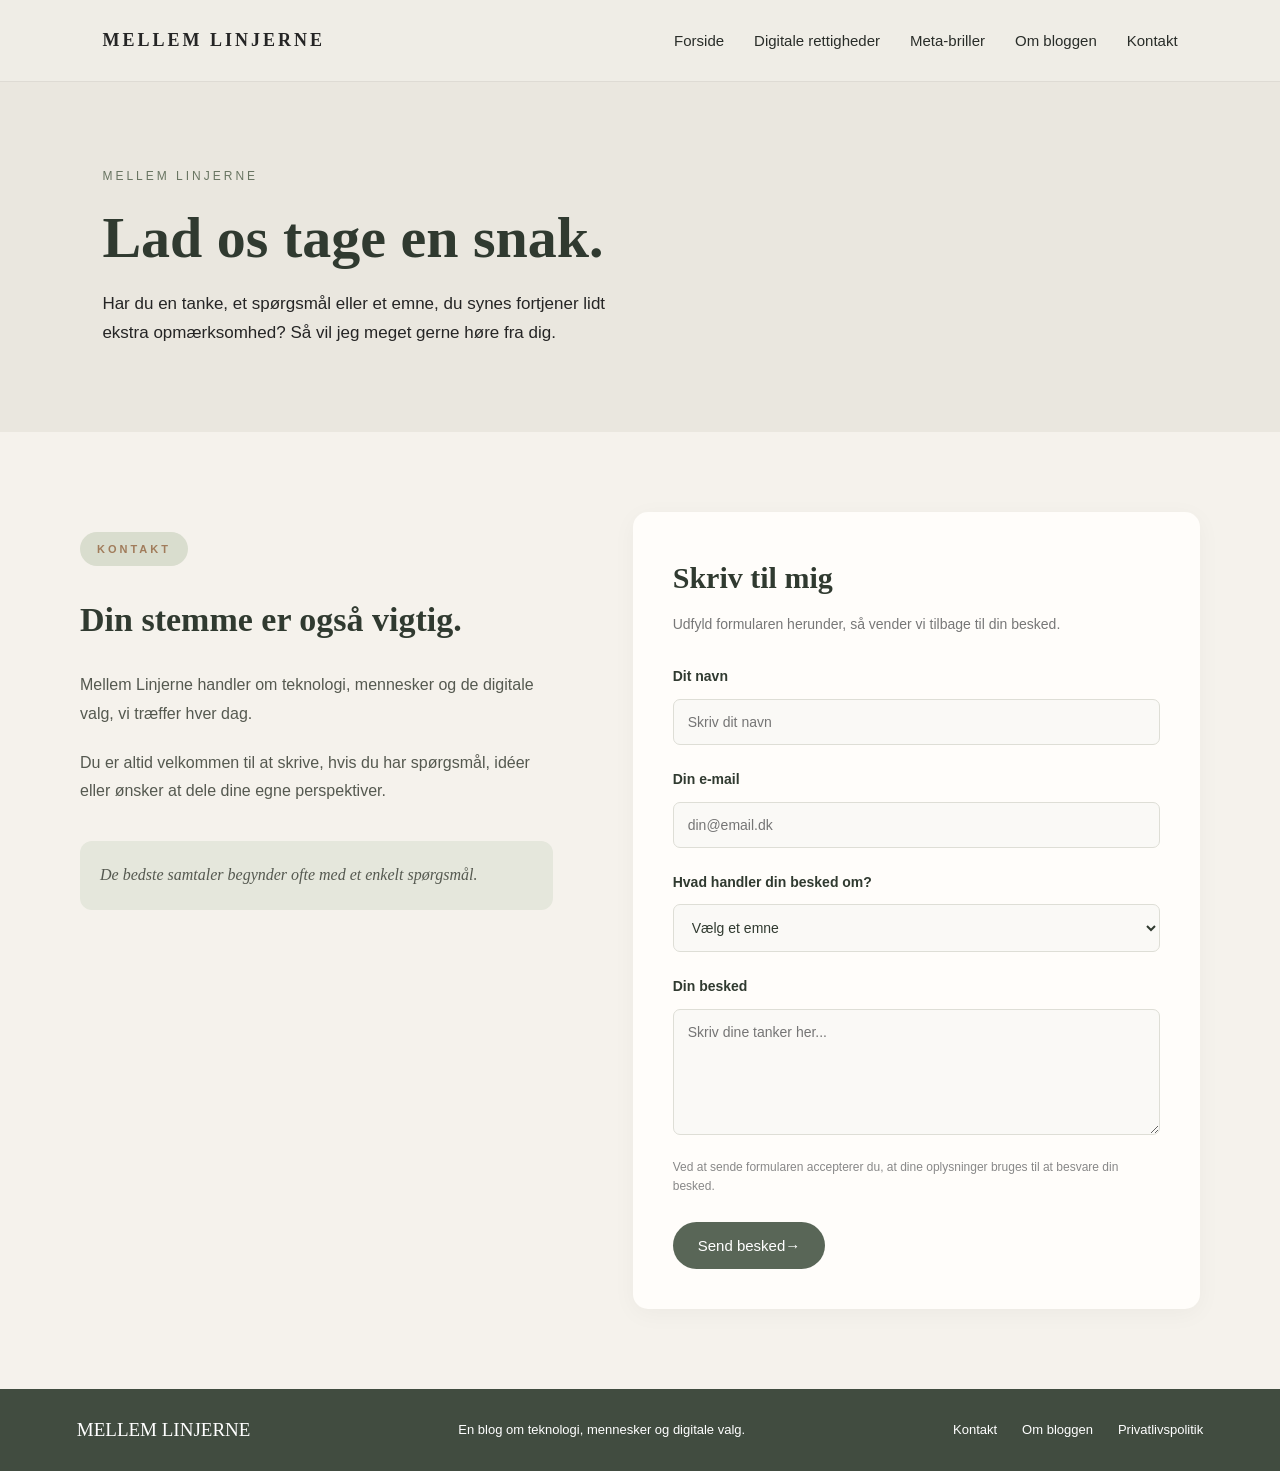
<file: kontakt.html>
<!DOCTYPE html>
<html lang="da">
<head>
    <meta charset="UTF-8">
    <meta name="viewport" content="width=device-width, initial-scale=1.0">
    <title>Kontakt</title>
    <link rel="stylesheet" href="css/style.css">
</head>
<body>
    <!-- Navigation -->
    <header class="header">
    <div class="logo">
        MELLEM LINJERNE
    </div>

    <nav class="menu">
        <a href="index.html">Forside</a>
        <a href="digitale-rettigheder.html  ">Digitale rettigheder</a>
        <a href="meta-briller.html">Meta-briller</a>
        <a href="om.html">Om bloggen</a>
        <a href="kontakt.html">Kontakt</a>
    </nav>
</header>


    <!-- Hero -->
    <section class="contact-hero">
        <div class="hero-content">
            <p class="overline">MELLEM LINJERNE</p>
            <h1>Lad os tage en snak.</h1>
            <p>
                Har du en tanke, et spørgsmål eller et emne,
                du synes fortjener lidt ekstra opmærksomhed?
                Så vil jeg meget gerne høre fra dig.
            </p>
        </div>
    </section>


    <!-- Kontaktområde -->
    <main class="contact-section">

        <div class="contact-intro">
            <span class="category">KONTAKT</span>
            <h2>Din stemme er også vigtig.</h2>

            <p>
                Mellem Linjerne handler om teknologi, mennesker
                og de digitale valg, vi træffer hver dag.
            </p>

            <p>
                Du er altid velkommen til at skrive, hvis du har
                spørgsmål, idéer eller ønsker at dele dine egne
                perspektiver.
            </p>

            <div class="contact-note">
                <p>
                    De bedste samtaler begynder ofte med
                    et enkelt spørgsmål.
                </p>
            </div>
        </div>


        <!-- Kontaktformular -->
        <div class="contact-form-container">

            <h2>Skriv til mig</h2>
            <p class="form-description">
                Udfyld formularen herunder, så vender vi tilbage
                til din besked.
            </p>

            <form action="#" method="post">

                <div class="form-group">
                    <label for="name">Dit navn</label>
                    <input
                        type="text"
                        id="name"
                        name="name"
                        placeholder="Skriv dit navn"
                        required>
                </div>

                <div class="form-group">
                    <label for="email">Din e-mail</label>
                    <input
                        type="email"
                        id="email"
                        name="email"
                        placeholder="din@email.dk"
                        required>
                </div>

                <div class="form-group">
                    <label for="subject">Hvad handler din besked om?</label>
                    <select id="subject" name="subject" required>
                        <option value="">Vælg et emne</option>
                        <option value="Generelt spørgsmål">Generelt spørgsmål</option>
                        <option value="Meta-briller">Meta-briller</option>
                        <option value="Privatliv og teknologi">Privatliv og teknologi</option>
                        <option value="Samarbejde">Samarbejde</option>
                        <option value="Andet">Andet</option>
                    </select>
                </div>

                <div class="form-group">
                    <label for="message">Din besked</label>
                    <textarea
                        id="message"
                        name="message"
                        rows="6"
                        placeholder="Skriv dine tanker her..."
                        required></textarea>
                </div>

                <div class="privacy-text">
                    Ved at sende formularen accepterer du,
                    at dine oplysninger bruges til at besvare din besked.
                </div>

                <button type="submit" class="submit-button">
                    Send besked→
                </button>

            </form>
        </div>

    </main>


    <!-- Footer -->
    <footer class="footer">
        <div class="footer-logo">
            MELLEM LINJERNE
        </div>

        <p>En blog om teknologi, mennesker og digitale valg.</p>

        <div class="footer-links">
            <a href="kontakt.html"> Kontakt</a>
            <a href="om.html">Om bloggen</a>
            <a href="#">Privatlivspolitik</a>
        </div>
    </footer>
    
</body>
</html>
</file>
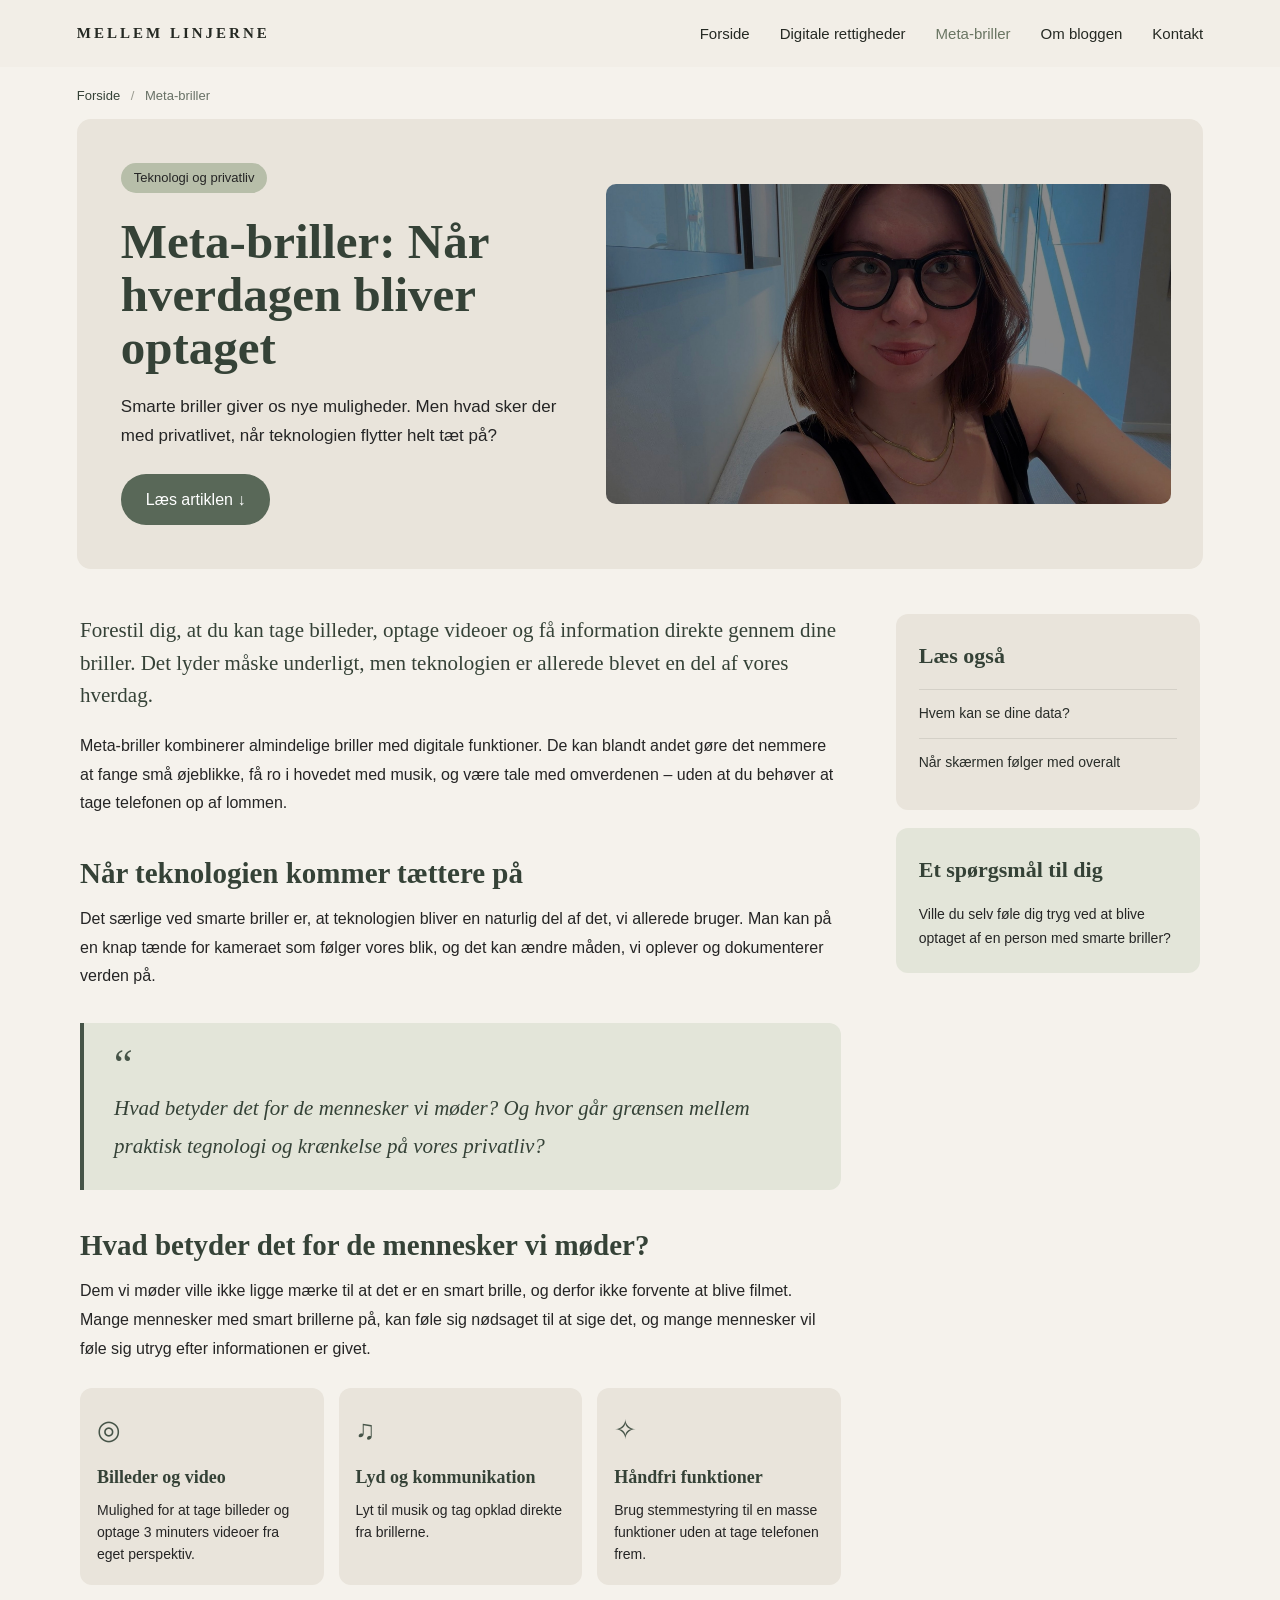
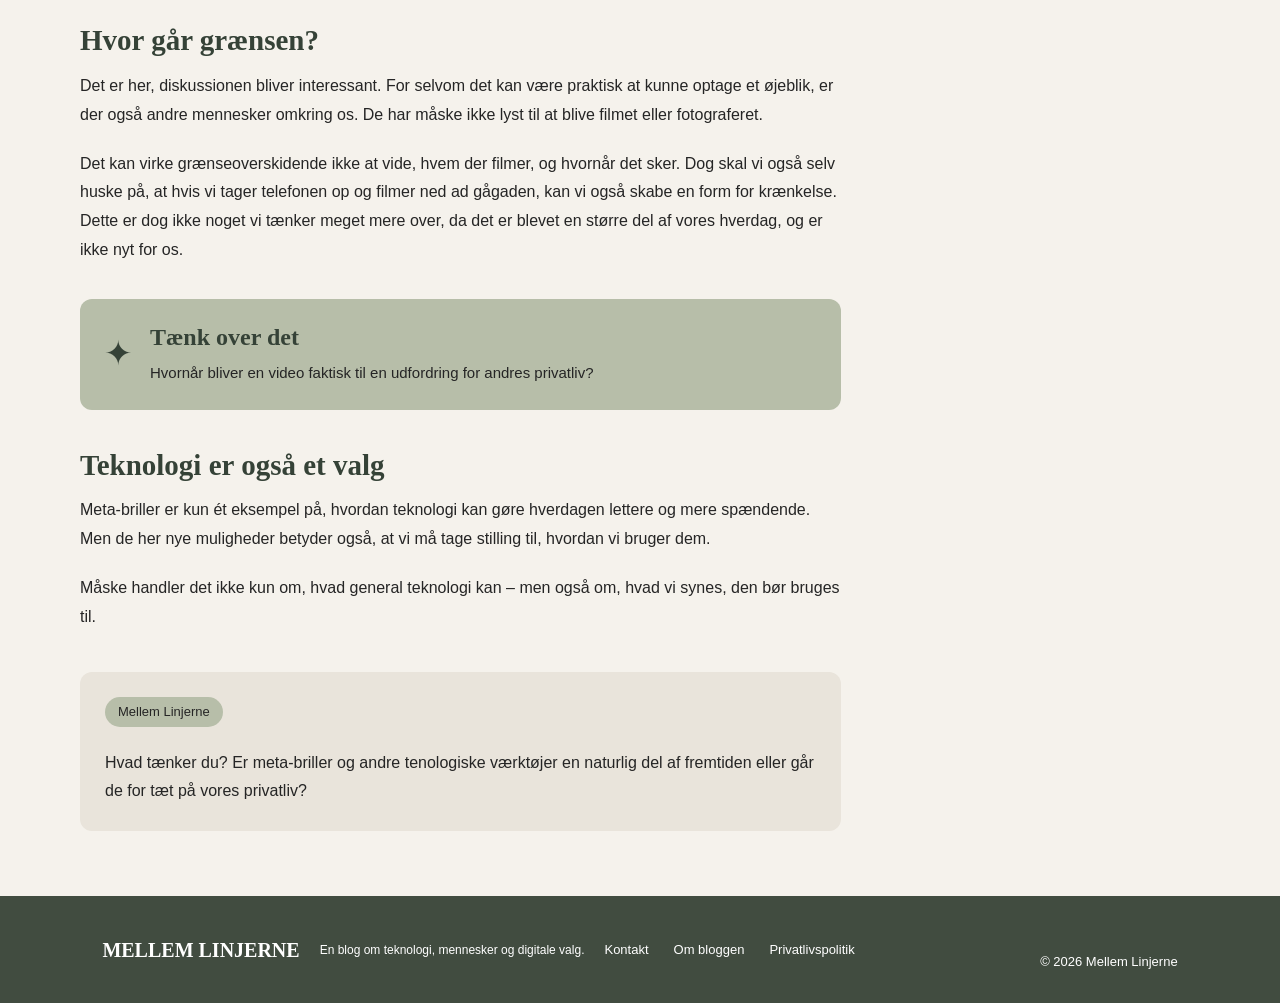
<file: meta-briller.html>
<!DOCTYPE html>
<html lang="da">
<head>
    <meta charset="UTF-8">
    <meta name="viewport" content="width=device-width, initial-scale=1.0">
    <title>Meta-briller</title>
    <link rel="stylesheet" href="css/style.css">
</head>
<body>

    <!-- NAVIGATION -->
    <header class="site-header">
        <nav class="navigation" aria-label="Hovednavigation">

            <a href="forside.html" class="logo">MELLEM LINJERNE</a>

            <ul class="menu">
                <li><a href="index.html">Forside</a></li>
                <li><a href="digitale-rettigheder.html">Digitale rettigheder</a></li>
                <li><a class="active" href="meta-briller.html">Meta-briller</a></li>
                <li><a href="om.html">Om bloggen</a></li>
                <li><a href="kontakt.html">Kontakt</a></li>
            </ul>

        </nav>
    </header>


    <main>

        <!-- BRØDKRUMMESTI -->
        <div class="breadcrumb">
            <a href="index.html">Forside</a>
            <span>/</span>
            Meta-briller
        </div>


        <!-- TOPSEKTION -->
        <section class="meta-hero">

            <div class="meta-hero-text">

                <span class="kategori">
                    Teknologi og privatliv
                </span>

                <h1>
                    Meta-briller: Når hverdagen bliver optaget
                </h1>

                <p>
                    Smarte briller giver os nye muligheder.
                    Men hvad sker der med privatlivet, når
                    teknologien flytter helt tæt på?
                </p>

                <a class="knap" href="#artikel">
                    Læs artiklen <span>↓</span>
                </a>

            </div>

            <img
                src="img/meta-briller.jpg"
                alt="Person med smarte briller på"
            >

        </section>


        <!-- ARTIKEL OG SIDEBAR -->
        <article id="artikel" class="article-layout">

            <div class="article-main">

                <p class="article-intro">
                    Forestil dig, at du kan tage billeder,
                    optage videoer og få information direkte
                    gennem dine briller. Det lyder måske underligt, men teknologien er
                    allerede blevet en del af vores hverdag.
                </p>

                <p>
                    Meta-briller kombinerer almindelige briller
                    med digitale funktioner. De kan blandt andet
                    gøre det nemmere at fange små øjeblikke,
                    få ro i hovedet med musik, og være tale med
                    omverdenen – uden at du behøver at tage
                    telefonen op af lommen.
                </p>


                <h2>Når teknologien kommer tættere på</h2>

                <p>
                    Det særlige ved smarte briller er, at
                    teknologien bliver en naturlig del af det,
                    vi allerede bruger. Man kan på en knap tænde for kameraet som følger
                    vores blik, og det kan ændre måden, vi
                    oplever og dokumenterer verden på.
                </p>


                <!-- CITAT -->
                <div class="quote-box">

                    <span class="quote-mark">“</span>

                    <p>
                        Hvad betyder det for de mennesker vi møder? Og hvor går grænsen mellem praktisk tegnologi og krænkelse på vores privatliv?
                    </p>

                </div>


                <h2>Hvad betyder det for de mennesker vi møder?</h2>

                <p>
                    Dem vi møder ville ikke ligge mærke til at det er en smart brille, og derfor ikke forvente at blive filmet. Mange mennesker med smart brillerne på, kan føle sig nødsaget til at sige det, og mange mennesker vil føle sig utryg efter informationen er givet.
                </p>


                <!-- FUNKTIONER -->
                <div class="feature-grid">

                    <section class="feature-card">

                        <div class="feature-icon">◎</div>

                        <h3>Billeder og video</h3>

                        <p>
                            Mulighed for at tage billeder og
                            optage 3 minuters videoer fra eget
                            perspektiv.
                        </p>

                    </section>


                    <section class="feature-card">

                        <div class="feature-icon">♫</div>

                        <h3>Lyd og kommunikation</h3>

                        <p>
                            Lyt til musik og tag opklad direkte
                            fra brillerne.
                        </p>

                    </section>


                    <section class="feature-card">

                        <div class="feature-icon">✧</div>

                        <h3>Håndfri funktioner</h3>

                        <p>
                            Brug stemmestyring til en masse funktioner uden at tage telefonen frem.
                        </p>

                    </section>

                </div>


                <h2>Hvor går grænsen?</h2>

                <p>
                    Det er her, diskussionen bliver interessant.
                    For selvom det kan være praktisk at kunne
                    optage et øjeblik, er der også andre
                    mennesker omkring os. De har måske ikke
                    lyst til at blive filmet eller fotograferet.
                </p>

                <p>
                    Det kan virke grænseoverskidende ikke at vide, hvem der filmer, og hvornår det sker.
                    Dog skal vi også selv huske på, at hvis vi tager telefonen op og filmer ned ad gågaden, kan vi også skabe en form for krænkelse. Dette er dog ikke noget vi tænker meget mere over, da det er blevet en større del af vores hverdag, og er ikke nyt for os.
                </p>


                <!-- REFLEKSIONSFELT -->
                <div class="reflection-box">

                    <span class="reflection-symbol">✦</span>

                    <div>

                        <h2>Tænk over det</h2>

                        <p>
                            Hvornår bliver en video faktisk
                            til en udfordring for andres privatliv?
                        </p>

                    </div>

                </div>


                <h2>Teknologi er også et valg</h2>

                <p>
                    Meta-briller er kun ét eksempel på, hvordan
                    teknologi kan gøre hverdagen lettere og
                    mere spændende. Men de her nye muligheder betyder
                    også, at vi må tage stilling til, hvordan
                    vi bruger dem.
                </p>

                <p>
                    Måske handler det ikke kun om, hvad general
                    teknologi kan – men også om, hvad vi
                    synes, den bør bruges til.
                </p>


                <!-- AFSLUTNING -->
                <div class="article-end">

                    <span class="kategori">
                        Mellem Linjerne
                    </span>

                    <p>
                        Hvad tænker du? Er meta-briller og andre tenologiske værktøjer en
                        naturlig del af fremtiden eller går
                        de for tæt på vores privatliv?
                    </p>

                </div>

            </div>


            <!-- SIDEBAR -->
            <aside class="article-sidebar">

                <div class="sidebar-card">

                    <h2>Læs også</h2>

                    <a href="digitale-rettigheder.html">Hvem kan se dine data?</a>

                    <a href="digitale-rettigheder.html">Når skærmen følger med overalt</a>

                </div>


                <div class="sidebar-note">

                    <h2>Et spørgsmål til dig</h2>

                    <p>
                        Ville du selv føle dig tryg ved at
                        blive optaget af en person med
                        smarte briller?
                    </p>

                </div>

            </aside>

        </article>

    </main>


    <!-- FOOTER -->
    <footer>

        <div class="footer-content">

            <h2 class="footer-logo">
                MELLEM LINJERNE
            </h2>

            <p>
                En blog om teknologi, mennesker og digitale valg.
            </p>

            <div class="footer-links">

                <a href="kontakt.html">Kontakt</a>

                <a href="om.html">Om bloggen</a>

                <a href="privatliv.html">Privatlivspolitik</a>

            </div>

        </div>

        <p class="copyright">
            © 2026 Mellem Linjerne
        </p>

    </footer>
    
</body>
</html>
</file>
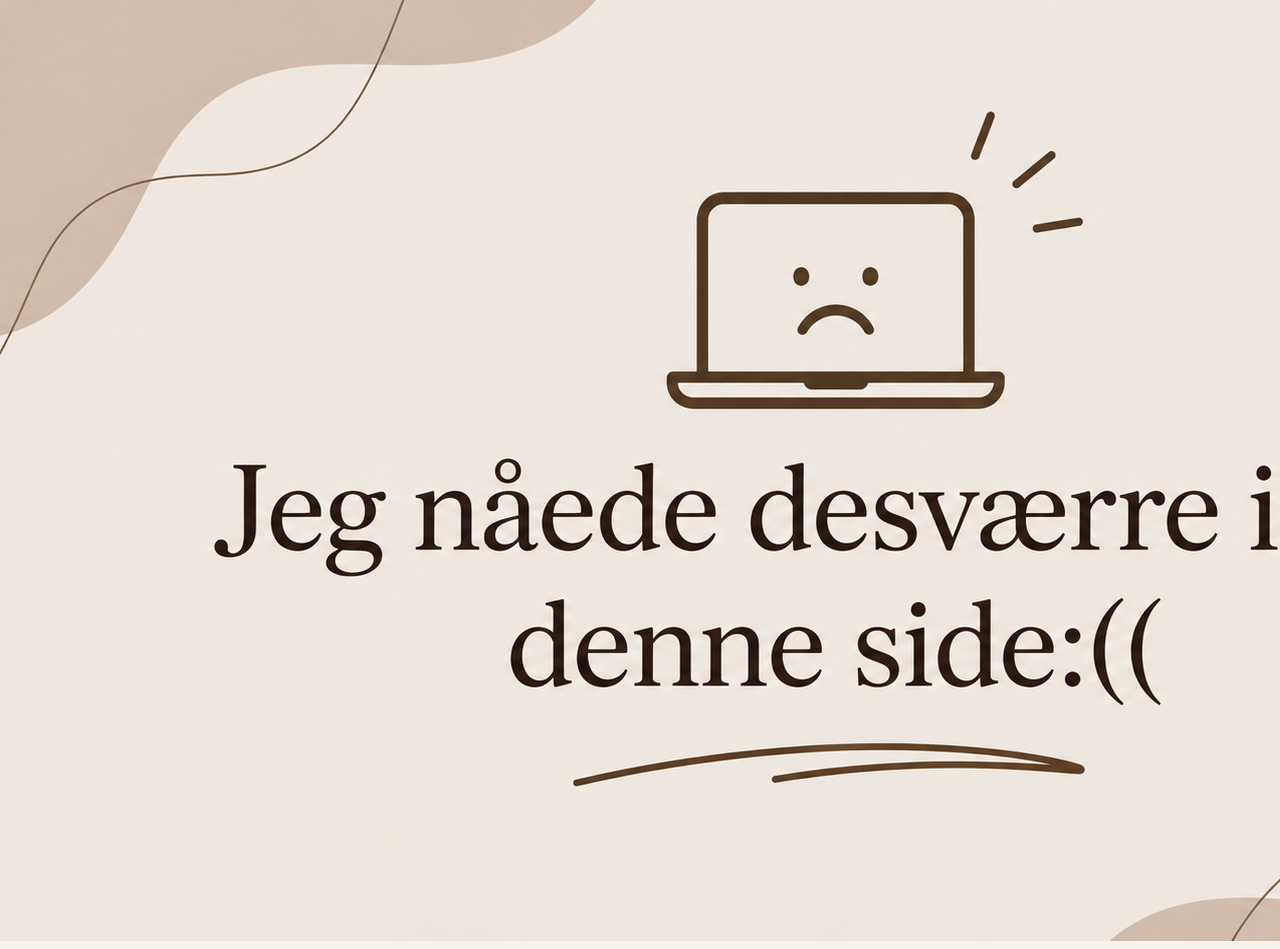
<file: om.html>
<!DOCTYPE html>
<html lang="da">
<head>
    <meta charset="UTF-8">
    <meta name="viewport" content="width=device-width, initial-scale=1.0">
    <title>Om bloggen</title>
    <link rel="stylesheet" href="css/style.css">

</head>
<body>

    <Main class="desværre-billede">
        <img src="img/desværre.jpg" alt="Jeg nåede det desværre ikke">
    </Main>
    
</body>
</html>
</file>
<file: css/style.css>
/* 1. Forside */

* {
    margin: 0;
    padding: 0;
    box-sizing: border-box;
}

body {
    display: block;
    width: 100%;
    margin: 0;
    font-family: Arial, sans-serif;
    background-color: #F2EEE7;
    color: #292D29;
    line-height: 1.6;
}

main{
    display: block;
    width: 100%;
}

h1, h2, h3 {
    font-family: Georgia, serif;
}


/* 2. MENU / NAVIGATION */

.navigation {
    display: flex;
    justify-content: space-between;
    align-items: center;
    padding: 20px 6%;
    background-color: #F2EEE7;
}

.logo {
    font-family: Georgia, "Times New Roman", serif;
    font-size: 32px;
    font-weight: 700;
    color: #303a30;
    text-decoration: none;
    text-transform: uppercase;
    letter-spacing: 0;
}

.menu {
    display: flex;
    list-style: none;
    gap: 30px;
}

.menu a {
    text-decoration: none;
    color: #292D29;
    font-size: 15px;
    transition: color 0.3s;
}

.menu a:hover {
    color: #89947F;
}


/* 3. HERO */

.hero {
    min-height: 380px;
    display: flex;
    width: 100%;
    min-height: 380px;
    align-items: center;
    padding: 50px 6%;

    background-image:
        linear-gradient(
            90deg,
            rgba(242, 238, 231, 0.96),
            rgba(242, 238, 231, 0.1)
        ),
        url("img/hero.jpg");

    background-size: cover;
    background-position: center;
}

.hero-text {
    width: 100%;
    max-width: 550px;
}

.hero h1 {
    font-size: 44px;
    color: #354237;
    line-height: 1.15;
    margin-bottom: 20px;
}

.hero p {
    font-size: 18px;
    margin-bottom: 25px;
}

.knap {
    display: inline-block;
    background-color: #596858;
    color: white;
    padding: 12px 25px;
    border-radius: 25px;
    text-decoration: none;
}

.knap:hover {
    background-color: #354237;
}


/* 4. META-BRILLE ARTIKEL */

.featured {
    display: flex;
    align-items: center;
    gap: 30px;
    width: 88%;
    margin: 35px auto;
    background-color: #E9E4DB;
    border-radius: 12px;
    overflow: hidden;
}

.featured img {
    width: 45%;
    height: 220px;
    object-fit: cover;
}

.featured-text {
    padding: 20px;
}

.kategori {
    display: inline-block;
    background-color: #B7BEA9;
    padding: 4px 13px;
    border-radius: 20px;
    font-size: 13px;
    margin-bottom: 10px;
}

.featured h2 {
    font-size: 25px;
    margin-bottom: 10px;
}

.featured p {
    margin-bottom: 15px;
}

.featured a,
.article-card a {
    color: #354237;
    font-weight: bold;
    text-decoration: none;
}


/* 5. BLOGINDLÆG */

.articles {
    display: block;
    width: 88%;
    margin: 50px auto;
}

.articles > h2 {
    font-size: 28px;
    color: #354237;
    margin-bottom: 25px;
}

.article-grid {
    display: grid;
    grid-template-columns: repeat(3, 1fr);
    gap: 25px;
}

.article-card {
    background-color: #E9E4DB;
    border-radius: 12px;
    overflow: hidden;
    transition: transform 0.3s;
}

.article-card:hover {
    transform: translateY(-5px);
}

.article-card img {
    width: 100%;
    height: 170px;
    object-fit: cover;
}

.article-content {
    padding: 18px;
}

.article-card h3 {
    font-size: 20px;
    margin-bottom: 10px;
}

.article-card p {
    font-size: 15px;
    margin-bottom: 15px;
}


/* 6. REFLEKSIONSFELT */

.reflection {
    display: flex;
    justify-content: space-around;
    align-items: center;
    gap: 25px;
    width: 88%;
    margin: 40px auto;
    padding: 30px;
    background-color: #D5D9CB;
    border-radius: 12px;
}

.reflection h2 {
    color: #354237;
    font-size: 25px;
}


/* 7. FOOTER og BUND */

footer {
    display: block;
    width: 100%;
    background-color: #465448;
    color: white;
    padding: 30px 6% 15px;
}

.footer-content {
    display: flex;
    justify-content: space-between;
    align-items: center;
    gap: 20px;
    flex-wrap: wrap;
}

.footer-content h2 {
    font-size: 20px;
}

.footer-links {
    display: flex;
    gap: 20px;
}

.footer-links a {
    color: white;
    text-decoration: none;
}

.footer-links a:hover {
    text-decoration: underline;
}

.copyright {
    text-align: center;
    margin-top: 25px;
    font-size: 13px;
}


/* 8. RESPONSIVT DESIGN – MOBIL */

@media (max-width: 768px) {

    .navigation {
        flex-direction: column;
        gap: 20px;
    }

    .menu {
        flex-wrap: wrap;
        justify-content: center;
        gap: 15px;
    }

    .hero {
        min-height: 350px;
        background-position: center;
    }

    .hero h1 {
        font-size: 32px;
    }

    .featured {
        flex-direction: column;
    }

    .featured img {
        width: 100%;
        height: 200px;
    }

    .article-grid {
        grid-template-columns: 1fr;
    }

    .reflection {
        flex-direction: column;
        text-align: center;
    }

    .footer-content {
        flex-direction: column;
        text-align: center;
    }

    .footer-links {
        flex-wrap: wrap;
        justify-content: center;
    }
}


/* 9. TILGÆNGELIGHED */

a:focus-visible {
    outline: 3px solid #354237;
    outline-offset: 4px;
}






/* META-BRILLER – MELLEM LINJERNE */


/* 1. FARVER */

:root {
    --cream: #F2EEE7;
    --card: #E9E4DB;
    --green: #465448;
    --green-dark: #354237;
    --sage: #B7BEA9;
    --text: #292D29;
}


/* 2. GENERELLE INDSTILLINGER */

body {
    background-color: var(--cream);
}

.logo {
    font-family: Georgia, "Times New Roman", serif;
    font-size: 32px;
    font-weight: 700;
    color: #303a30;
    text-decoration: none;
    text-transform: uppercase;
    letter-spacing: 0;
}

/* 3. BRØDKRUMMESTI */

.breadcrumb {
    width: 88%;
    max-width: 1250px;
    margin: 18px auto 12px;
    color: #687166;
    font-size: 13px;
}

.breadcrumb a {
    color: var(--green-dark);
    text-decoration: none;
}

.breadcrumb span {
    padding: 0 7px;
    color: #9A9C91;
}


/* 4. TOPSEKTION / HERO */

.meta-hero {
    width: 88%;
    max-width: 1250px;
    min-height: 390px;
    margin: 0 auto 45px;

    display: grid;
    grid-template-columns: 0.9fr 1.1fr;
    align-items: center;

    gap: 35px;
    padding: 32px;

    background-color: var(--card);
    border-radius: 14px;
    overflow: hidden;
}

.meta-hero-text {
    padding: 12px 0 12px 12px;
}

.meta-hero h1 {
    font-family: Georgia, serif;
    color: var(--green-dark);
    font-size: clamp(34px, 4vw, 49px);
    line-height: 1.08;
    margin: 13px 0 18px;
}

.meta-hero p {
    font-size: 17px;
    max-width: 480px;
    margin-bottom: 23px;
}

.meta-hero img {
    width: 100%;
    height: 320px;
    object-fit: cover;
    border-radius: 10px;
}


/* 5. ARTIKEL LAYOUT */

.article-layout {
    width: 88%;
    max-width: 1120px;
    margin: 0 auto 65px;

    display: grid;
    grid-template-columns: minmax(0, 2fr) minmax(220px, 0.8fr);

    gap: 55px;
    align-items: start;
}

.article-main {
    min-width: 0;
}

.article-main p {
    font-size: 16px;
    line-height: 1.8;
    margin: 0 0 20px;
}

.article-main .article-intro {
    font-family: Georgia, serif;
    font-size: 21px;
    line-height: 1.55;
    color: var(--green-dark);
}

.article-main h2 {
    font-family: Georgia, serif;
    font-size: 29px;
    line-height: 1.2;
    color: var(--green-dark);
    margin: 38px 0 14px;
}


/* 6. CITAT */

.quote-box {
    margin: 32px 0;
    padding: 25px 30px;

    background-color: #E3E5D9;
    border-left: 4px solid var(--green);
    border-radius: 0 12px 12px 0;
}

.quote-mark {
    display: block;
    font-family: Georgia, serif;
    font-size: 42px;
    line-height: 0.8;
    color: var(--green);
}

.quote-box p {
    font-family: Georgia, serif;
    font-size: 21px;
    font-style: italic;
    color: var(--green-dark);
    margin: 8px 0 0;
}


/* 7. FUNKTIONSKORT */

.feature-grid {
    display: grid;
    grid-template-columns: repeat(3, 1fr);
    gap: 15px;
    margin: 24px 0 34px;
}

.feature-card {
    background-color: var(--card);
    border-radius: 12px;
    padding: 20px 17px;
}

.feature-icon {
    font-size: 27px;
    color: var(--green);
    margin-bottom: 8px;
}

.feature-card h3 {
    font-family: Georgia, serif;
    font-size: 18px;
    color: var(--green-dark);
    margin-bottom: 8px;
}

.feature-card p {
    font-size: 14px;
    line-height: 1.55;
    margin: 0;
}


/* 8. REFLEKSIONSFELT */

.reflection-box {
    display: flex;
    gap: 18px;
    align-items: center;

    margin: 34px 0;
    padding: 24px;

    background-color: var(--sage);
    border-radius: 12px;
}

.reflection-symbol {
    font-size: 34px;
    color: var(--green-dark);
}

.reflection-box h2 {
    font-size: 24px;
    margin: 0 0 7px;
}

.reflection-box p {
    margin: 0;
    font-size: 15px;
}


/* 9. AFSLUTTENDE ARTIKELBOKS */

.article-end {
    margin-top: 40px;
    padding: 25px;
    background-color: var(--card);
    border-radius: 12px;
}

.article-end p {
    margin: 12px 0 0;
}


/* 10. SIDEBAR */

.article-sidebar {
    position: sticky;
    top: 25px;
}

.sidebar-card,
.sidebar-note {
    padding: 23px;
    background-color: var(--card);
    border-radius: 12px;
    margin-bottom: 18px;
}

.sidebar-card h2,
.sidebar-note h2 {
    font-family: Georgia, serif;
    font-size: 22px;
    color: var(--green-dark);
    margin-bottom: 15px;
}

.sidebar-card a {
    display: block;
    padding: 12px 0;
    border-top: 1px solid #D4D0C7;

    color: var(--text);
    text-decoration: none;
    font-size: 14px;
}

.sidebar-card a span {
    float: right;
    color: var(--green);
}

.sidebar-card a:hover {
    color: var(--green);
}

.sidebar-note {
    background-color: #E3E5D9;
}

.sidebar-note p {
    font-size: 14px;
    line-height: 1.65;
}


/* 11. RESPONSIVT DESIGN – TABLET */

@media (max-width: 900px) {

    .meta-hero,
    .article-layout {
        width: 92%;
    }

    .article-layout {
        gap: 25px;
    }

    .meta-hero {
        gap: 22px;
        padding: 24px;
    }

    .meta-hero img {
        height: 280px;
    }

}


/* 12. RESPONSIVT DESIGN – MOBIL */

@media (max-width: 680px) {

    .breadcrumb {
        width: 90%;
    }

    .meta-hero {
        width: 90%;
        grid-template-columns: 1fr;
        gap: 20px;
        padding: 22px;
        margin-bottom: 32px;
    }

    .meta-hero-text {
        padding: 0;
    }

    .meta-hero h1 {
        font-size: 34px;
    }

    .meta-hero p {
        font-size: 16px;
    }

    .meta-hero img {
        height: 220px;
        grid-row: 2;
    }

    .article-layout {
        width: 90%;
        grid-template-columns: 1fr;
        gap: 12px;
        margin-bottom: 40px;
    }

    .article-main .article-intro {
        font-size: 19px;
    }

    .article-main h2 {
        font-size: 25px;
        margin-top: 30px;
    }

    .article-main p {
        font-size: 15px;
    }

    .feature-grid {
        grid-template-columns: 1fr;
    }

    .feature-card {
        display: grid;
        grid-template-columns: 35px 1fr;
        column-gap: 10px;
    }

    .feature-icon {
        grid-row: span 2;
    }

    .feature-card h3 {
        align-self: end;
    }

    .feature-card p {
        grid-column: 2;
    }

    .article-sidebar {
        position: static;
    }

    .quote-box {
        padding: 22px;
    }

    .quote-box p {
        font-size: 19px;
    }

}



/* KONTAKTFORMULAR-SIDEN */

body {
    background-color: #f8f5f0;
    color: #252923;
    font-family: Arial, sans-serif;
}


/* NAVIGATION */

.header {
    display: flex;
    align-items: center;
    justify-content: space-between;
    width: 100%;
    padding: 25px 6%;
    background-color: #efede6;
    box-sizing: border-box;
}

.logo {
    font-family: Georgia, "Times New Roman", serif;
    font-size: 15px;
    font-weight: bold;
    color: #303a30;
}

.navigation {
    display: flex;
    gap: 35px;
}

.navigation a {
    text-decoration: none;
    color: #252923;
    font-size: 15px;
    transition: 0.3s;
}

.navigation a:hover,
.navigation a.active {
    color: #697562;
}

.menu-icon {
    display: none;
    font-size: 25px;
}


/* HERO */

.contact-hero {
    min-height: 350px;
    background-color: #eae7df;
    display: flex;
    align-items: center;
    padding: 60px 8%;
    background-image: linear-gradient(
        90deg,
        rgba(234,231,223,0.98),
        rgba(234,231,223,0.65)
    );
}

.hero-content {
    max-width: 650px;
}

.overline {
    color: #697562;
    letter-spacing: 3px;
    font-size: 12px;
    margin-bottom: 20px;
}

.hero-content h1 {
    font-family: Georgia, serif;
    font-size: 58px;
    line-height: 1.1;
    color: #303a30;
    margin-bottom: 20px;
}

.hero-content p:last-child {
    font-size: 17px;
    line-height: 1.7;
    max-width: 550px;
}


/* KONTAKTOMRÅDE */

.contact-section {
    display: grid;
    grid-template-columns: 1fr 1.2fr;
    gap: 80px;
    max-width: 1200px;
    margin: 80px auto;
    padding: 0 40px;
}

.contact-intro {
    padding-top: 20px;
}

.category {
    display: inline-block;
    background-color: #d9ddce;
    color: #303a30;
    padding: 8px 17px;
    border-radius: 20px;
    font-size: 12px;
    margin-bottom: 25px;
}

.contact-intro h2,
.contact-form-container h2 {
    font-family: Georgia, serif;
    color: #303a30;
    font-size: 34px;
    margin-bottom: 22px;
}

.contact-intro p {
    line-height: 1.8;
    font-size: 16px;
    color: #555950;
    margin-bottom: 20px;
}

.contact-note {
    display: flex;
    align-items: center;
    gap: 15px;
    background-color: #e5e7dc;
    padding: 20px;
    border-radius: 12px;
    margin-top: 35px;
}

.contact-note span {
    font-size: 30px;
    color: #697562;
}

.contact-note p {
    margin: 0;
    font-family: Georgia, serif;
    font-style: italic;
}


/* KONTAKTFORMULAR */

.contact-form-container {
    background-color: #fffdfa;
    padding: 40px;
    border-radius: 15px;
    box-shadow: 0 5px 25px rgba(0,0,0,0.04);
}

.contact-form-container h2 {
    font-size: 30px;
    margin-bottom: 10px;
}

.form-description {
    color: #777;
    font-size: 14px;
    line-height: 1.6;
    margin-bottom: 30px;
}

.form-group {
    display: flex;
    flex-direction: column;
    margin-bottom: 23px;
}

.form-group label {
    font-size: 14px;
    font-weight: bold;
    margin-bottom: 10px;
    color: #303a30;
}

.form-group input,
.form-group select,
.form-group textarea {
    width: 100%;
    padding: 14px;
    border: 1px solid #deded6;
    border-radius: 7px;
    background-color: #faf9f6;
    font-family: Arial, sans-serif;
    font-size: 14px;
    color: #303a30;
    outline: none;
    transition: 0.3s;
}

.form-group input:focus,
.form-group select:focus,
.form-group textarea:focus {
    border-color: #697562;
    box-shadow: 0 0 0 2px rgba(105,117,98,0.12);
}

.form-group textarea {
    resize: vertical;
}

.privacy-text {
    font-size: 12px;
    color: #888;
    line-height: 1.6;
    margin-bottom: 25px;
}


/* SEND-KNAP */

.submit-button {
    background-color: #596657;
    color: white;
    border: none;
    padding: 15px 25px;
    border-radius: 30px;
    font-size: 15px;
    cursor: pointer;
    transition: 0.3s;
}

.submit-button span {
    margin-left: 12px;
    font-size: 18px;
}

.submit-button:hover {
    background-color: #414d40;
    transform: translateY(-2px);
}


/* FOOTER */

.footer {
    background-color: #414c40;
    color: white;
    padding: 30px 6%;
    display: flex;
    align-items: center;
    justify-content: space-between;
    gap: 25px;
}

.footer-logo {
    font-family: Georgia, serif;
    font-size: 19px;
    line-height: 0.9;
}

.footer p {
    font-size: 13px;
}

.footer-links {
    display: flex;
    gap: 25px;
}

.footer-links a {
    color: white;
    text-decoration: none;
    font-size: 13px;
}

.footer-links a:hover {
    text-decoration: underline;
}


/* MOBILVENLIGT DESIGN */

@media (max-width: 800px) {

    .header {
        padding: 20px 5%;
    }

    .navigation {
        display: none;
    }

    .menu-icon {
        display: block;
    }

    .contact-hero {
        padding: 55px 7%;
    }

    .hero-content h1 {
        font-size: 42px;
    }

    .contact-section {
        grid-template-columns: 1fr;
        gap: 35px;
        margin: 45px auto;
        padding: 0 6%;
    }

    .contact-form-container {
        padding: 25px;
    }

    .contact-intro h2 {
        font-size: 29px;
    }

    .footer {
        flex-direction: column;
        text-align: center;
    }

    .footer-links {
        flex-wrap: wrap;
        justify-content: center;
    }
}

/* DIGITALE RETTIGHEDER */

body {
    background-color: #f5f2ec;
    color: #252525;
    font-family: Arial, sans-serif;
    line-height: 1.7;
}

html {
    scroll-behavior: smooth;
}


/* HEADER */

.header {
    display: flex;
    justify-content: space-between;
    align-items: center;
    padding: 25px 8%;
    border-bottom: 1px solid #dedbd4;
}

.logo {
    font-size: 18px;
    font-weight: bold;
    letter-spacing: 3px;
    color: #252525;
    text-decoration: none;
}

nav {
    display: flex;
    gap: 30px;
}

nav a {
    color: #252525;
    text-decoration: none;
    font-size: 13px;
}

nav a:hover {
    color: #a17c5b;
}


/* HERO */

.hero {
    display: grid;
    grid-template-columns: 1fr 1fr;
    align-items: center;
    gap: 60px;
    padding: 90px 8%;
}

.category,
.small-heading {
    font-size: 11px;
    letter-spacing: 3px;
    color: #a17c5b;
    font-weight: bold;
}

.hero h1 {
    font-family: Georgia, serif;
    font-size: 55px;
    line-height: 1.15;
    margin: 25px 0;
    font-weight: normal;
}

.hero-text > p:not(.category) {
    color: #666;
    max-width: 450px;
}

.hero-image img {
    width: 100%;
    height: 430px;
    object-fit: cover;
}

.read-button {
    display: inline-block;
    margin-top: 25px;
    padding: 12px 25px;
    background-color: #252525;
    color: white;
    text-decoration: none;
    font-size: 13px;
    transition: 0.3s;
}

.read-button:hover {
    background-color: #a17c5b;
}


/* INTRO */

.intro {
    background-color: #e9e4da;
    text-align: center;
    padding: 85px 15%;
}

.intro h2,
.reflection h2 {
    font-family: Georgia, serif;
    font-size: 37px;
    font-weight: normal;
    margin: 20px 0;
    line-height: 1.3;
}

.intro p:last-child {
    max-width: 650px;
    margin: auto;
    color: #666;
}


/* TOPICS */

.topics {
    display: grid;
    grid-template-columns: repeat(3, 1fr);
    gap: 25px;
    padding: 80px 8%;
}

.topic-card {
    border-top: 1px solid #b7aa98;
    padding-top: 20px;
}

.topic-card span {
    font-size: 11px;
    color: #a17c5b;
    letter-spacing: 2px;
}

.topic-card h3 {
    font-family: Georgia, serif;
    font-size: 25px;
    font-weight: normal;
    margin: 20px 0;
    line-height: 1.3;
}

.topic-card p {
    color: #777;
    font-size: 14px;
}


/* ARTIKEL */

.article {
    display: grid;
    grid-template-columns: 1fr 1fr;
    align-items: center;
    background-color: #e9e4da;
}

.article-image img {
    width: 100%;
    height: 500px;
    object-fit: cover;
    display: block;
}

.article-text {
    padding: 60px;
}

.article-text h2 {
    font-family: Georgia, serif;
    font-size: 38px;
    font-weight: normal;
    line-height: 1.2;
    margin: 20px 0;
}

.article-text p:not(.category) {
    color: #666;
    margin-bottom: 15px;
}


/* REFLEKSION */

.reflection {
    text-align: center;
    padding: 100px 15%;
}

.reflection p:last-child {
    max-width: 600px;
    margin: auto;
    color: #666;
}


/* FOOTER */

footer {
    background-color: #414c40;
    color: white;
    padding: 30px 8%;
    display: flex;
    justify-content: space-between;
    font-size: 12px;
}


/* MOBIL */

@media (max-width: 768px) {

    .header {
        flex-direction: column;
        gap: 20px;
    }

    nav {
        flex-wrap: wrap;
        justify-content: center;
        gap: 15px;
    }

    .hero,
    .article {
        grid-template-columns: 1fr;
    }

    .hero {
        padding: 50px 7%;
    }

    .hero h1 {
        font-size: 40px;
    }

    .hero-image img {
        height: 300px;
    }

    .topics {
        grid-template-columns: 1fr;
    }

    .article-text {
        padding: 35px 7%;
    }

    .article-image img {
        height: 300px;
    }

    .intro,
    .reflection {
        padding: 60px 8%;
    }

    footer {
        flex-direction: column;
        gap: 10px;
    }
}

/* OM BLOGGEEN */

.desværre-billede{
    width: 50%;
}
</file>
